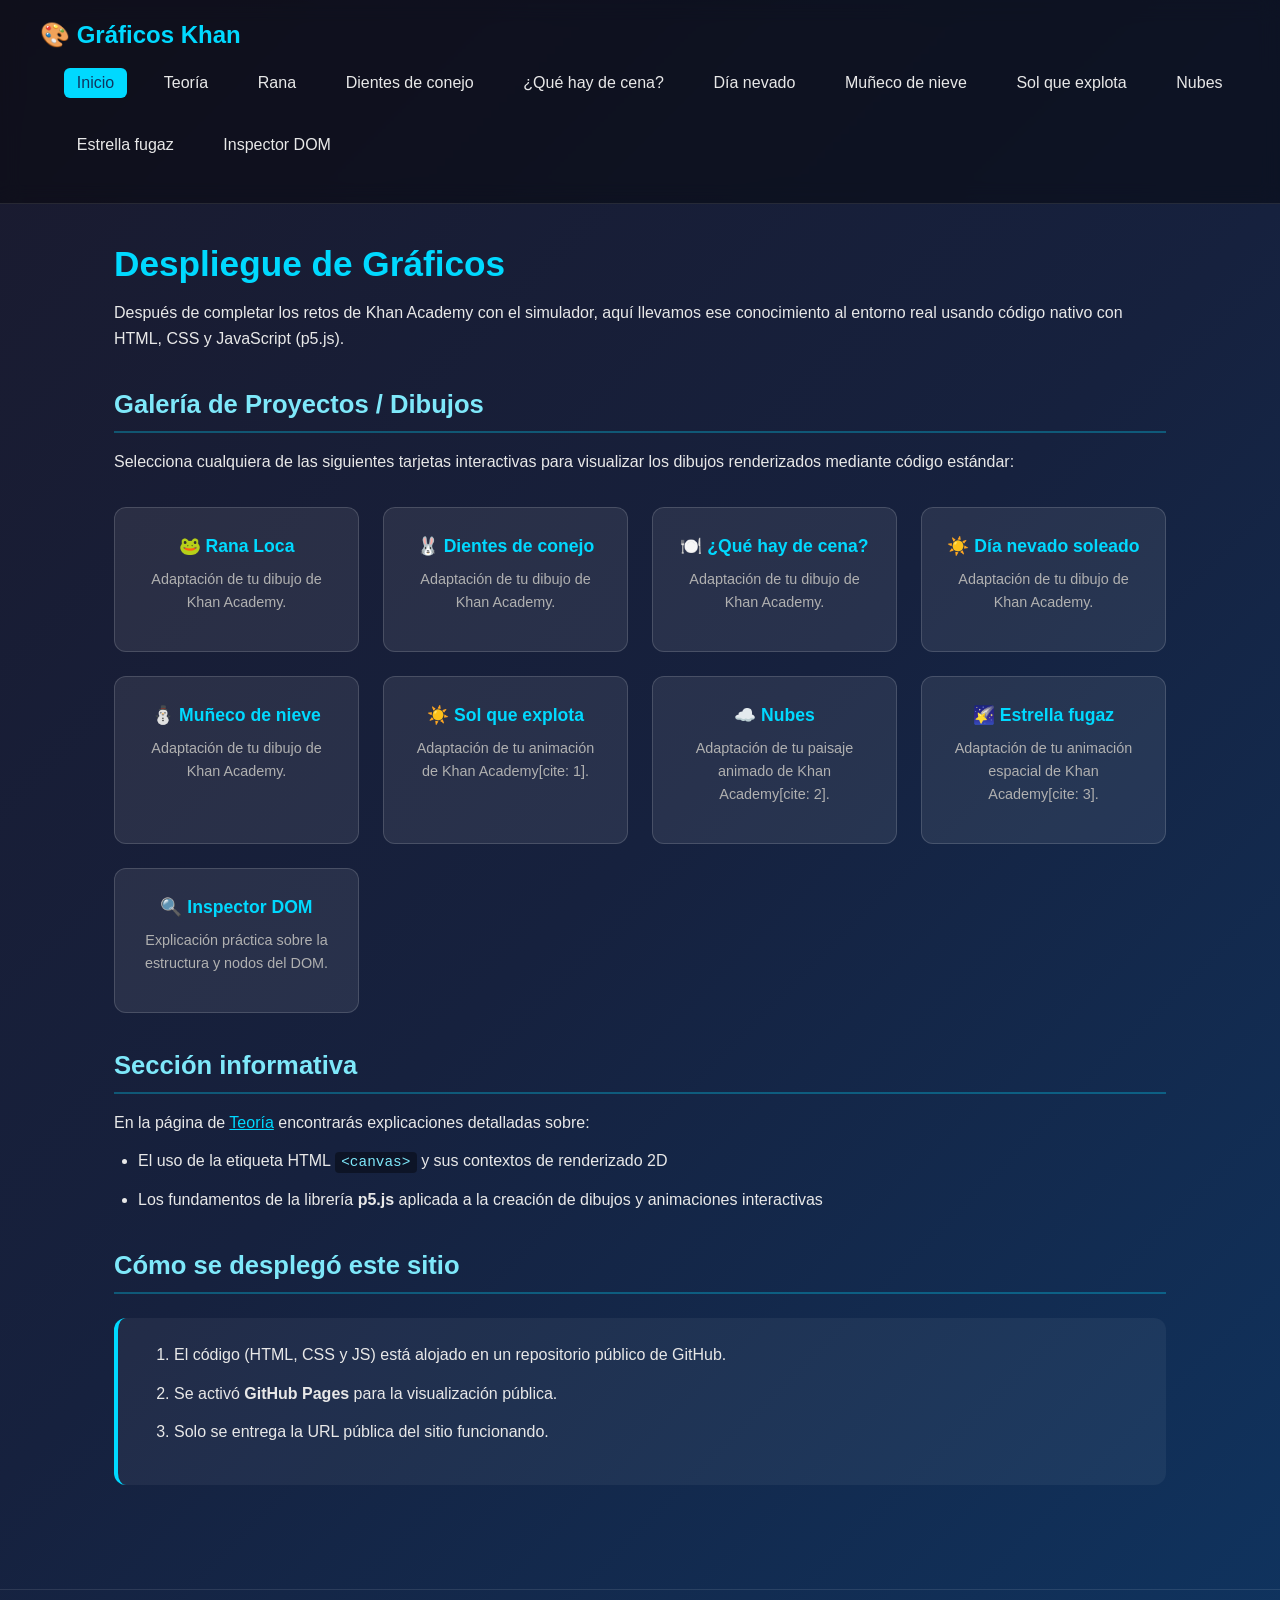
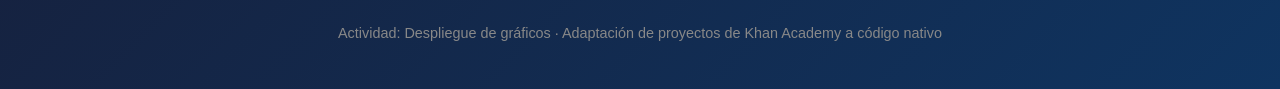
<file: index.html>
<!DOCTYPE html>
<html lang="es">
<head>
  <meta charset="UTF-8">
  <meta name="viewport" content="width=device-width, initial-scale=1.0">
  <title>Despliegue de Gráficos | Khan Academy → Código Nativo</title>
  <link rel="stylesheet" href="styles.css">
</head>
<body>
  <header>
    <div class="nav-container">
      <a href="index.html" class="logo">🎨 Gráficos Khan</a>
      <nav>
        <ul>
          <li><a href="index.html" class="active">Inicio</a></li>
          <li><a href="teoria.html">Teoría</a></li>
          <li><a href="rana.html">Rana</a></li>
          <li><a href="dientes.html">Dientes de conejo</a></li>
          <li><a href="cena.html">¿Qué hay de cena?</a></li>
          <li><a href="nevado.html">Día nevado</a></li>
          <li><a href="muneco.html">Muñeco de nieve</a></li>
          <li><a href="sol_explota.html">Sol que explota</a></li>
          <li><a href="nubes.html">Nubes</a></li>
          <li><a href="estrella_fugaz.html">Estrella fugaz</a></li>
          <li><a href="dom-inspector.html">Inspector DOM</a></li>
        </ul>
      </nav>
    </div>
  </header>

  <main>
    <h1>Despliegue de Gráficos</h1>
    <p>
      Después de completar los retos de Khan Academy con el simulador, 
      aquí llevamos ese conocimiento al entorno real usando código nativo 
      con HTML, CSS y JavaScript (p5.js).
    </p>

    <h2>Galería de Proyectos / Dibujos</h2>
    <p>Selecciona cualquiera de las siguientes tarjetas interactivas para visualizar los dibujos renderizados mediante código estándar:</p>
    <div class="projects-grid">
      <div class="project-card">
        <a href="rana.html">🐸 Rana Loca</a>
        <p>Adaptación de tu dibujo de Khan Academy.</p>
      </div>
      <div class="project-card">
        <a href="dientes.html">🐰 Dientes de conejo</a>
        <p>Adaptación de tu dibujo de Khan Academy.</p>
      </div>
      <div class="project-card">
        <a href="cena.html">🍽️ ¿Qué hay de cena?</a>
        <p>Adaptación de tu dibujo de Khan Academy.</p>
      </div>
      <div class="project-card">
        <a href="nevado.html">☀️ Día nevado soleado</a>
        <p>Adaptación de tu dibujo de Khan Academy.</p>
      </div>
      <div class="project-card">
        <a href="muneco.html">⛄ Muñeco de nieve</a>
        <p>Adaptación de tu dibujo de Khan Academy.</p>
      </div>
      <div class="project-card">
        <a href="sol_explota.html">☀️ Sol que explota</a>
        <p>Adaptación de tu animación de Khan Academy[cite: 1].</p>
      </div>
      <div class="project-card">
        <a href="nubes.html">☁️ Nubes</a>
        <p>Adaptación de tu paisaje animado de Khan Academy[cite: 2].</p>
      </div>
      <div class="project-card">
        <a href="estrella_fugaz.html">🌠 Estrella fugaz</a>
        <p>Adaptación de tu animación espacial de Khan Academy[cite: 3].</p>
      </div>
      <div class="project-card">
        <a href="dom-inspector.html">🔍 Inspector DOM</a>
        <p>Explicación práctica sobre la estructura y nodos del DOM.</p>
      </div>
    </div>

    <h2>Sección informativa</h2>
    <p>
      En la página de <a href="teoria.html" style="color:#00d9ff;">Teoría</a> 
      encontrarás explicaciones detalladas sobre:
    </p>
    <ul>
      <li>El uso de la etiqueta HTML <code>&lt;canvas&gt;</code> y sus contextos de renderizado 2D</li>
      <li>Los fundamentos de la librería <strong>p5.js</strong> aplicada a la creación de dibujos y animaciones interactivas</li>
    </ul>

    <h2>Cómo se desplegó este sitio</h2>
    <div class="theory-section">
      <ol>
        <li>El código (HTML, CSS y JS) está alojado en un repositorio público de GitHub.</li>
        <li>Se activó <strong>GitHub Pages</strong> para la visualización pública.</li>
        <li>Solo se entrega la URL pública del sitio funcionando.</li>
      </ol>
    </div>
  </main>

  <footer>
    <p>Actividad: Despliegue de gráficos · Adaptación de proyectos de Khan Academy a código nativo</p>
  </footer>
</body>
</html>
</file>
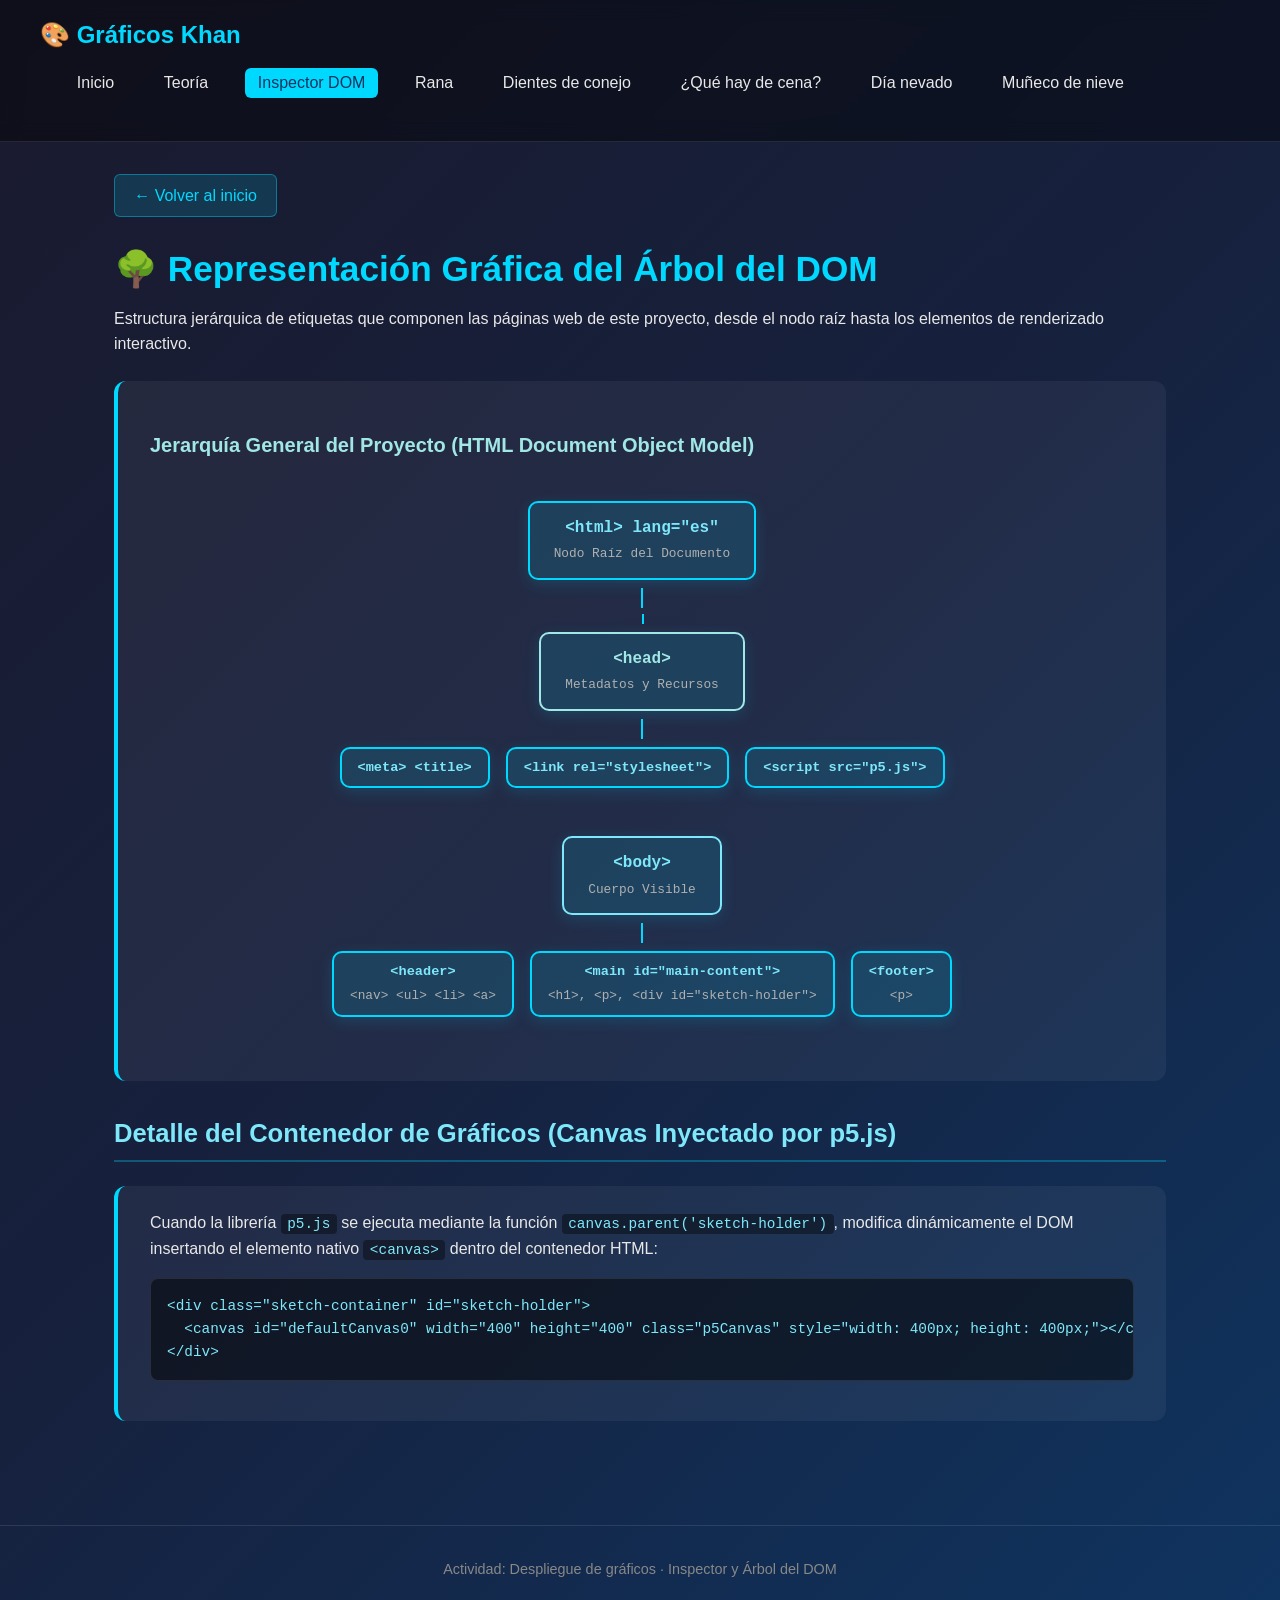
<file: dom-inspector.html>
<!DOCTYPE html>
<html lang="es">
<head>
  <meta charset="UTF-8">
  <meta name="viewport" content="width=device-width, initial-scale=1.0">
  <title>Inspector del DOM | Gráficos Khan</title>
  <link rel="stylesheet" href="styles.css">
  <style>
    .dom-tree {
      display: flex;
      flex-direction: column;
      align-items: center;
      margin: 2rem 0;
    }
    .dom-node {
      background: rgba(0, 217, 255, 0.12);
      border: 2px solid #00d9ff;
      border-radius: 10px;
      padding: 0.8rem 1.5rem;
      color: #7ee8fa;
      font-family: 'Consolas', monospace;
      font-weight: bold;
      text-align: center;
      margin: 0.5rem 0;
      box-shadow: 0 4px 15px rgba(0, 217, 255, 0.15);
      position: relative;
    }
    .dom-node span {
      display: block;
      font-size: 0.8rem;
      color: #b0b0b0;
      font-weight: normal;
      margin-top: 0.2rem;
    }
    .dom-branch {
      display: flex;
      justify-content: center;
      gap: 2rem;
      position: relative;
      margin-top: 1rem;
      width: 100%;
      flex-wrap: wrap;
    }
    .dom-branch::before {
      content: '';
      position: absolute;
      top: -10px;
      left: 50%;
      width: 2px;
      height: 10px;
      background: #00d9ff;
    }
    .connector-line {
      width: 2px;
      height: 20px;
      background: #00d9ff;
      margin: 0 auto;
    }
  </style>
</head>
<body>
  <header>
    <div class="nav-container">
      <a href="index.html" class="logo">🎨 Gráficos Khan</a>
      <nav>
        <ul>
          <li><a href="index.html">Inicio</a></li>
          <li><a href="teoria.html">Teoría</a></li>
          <li><a href="dom-inspector.html" class="active">Inspector DOM</a></li>
          <li><a href="rana.html">Rana</a></li>
          <li><a href="dientes.html">Dientes de conejo</a></li>
          <li><a href="cena.html">¿Qué hay de cena?</a></li>
          <li><a href="nevado.html">Día nevado</a></li>
          <li><a href="muneco.html">Muñeco de nieve</a></li>
        </ul>
      </nav>
    </div>
  </header>

  <main>
    <a href="index.html" class="btn-back">← Volver al inicio</a>

    <h1>🌳 Representación Gráfica del Árbol del DOM</h1>
    <p>
      Estructura jerárquica de etiquetas que componen las páginas web de este proyecto, 
      desde el nodo raíz hasta los elementos de renderizado interactivo.
    </p>

    <div class="theory-section">
      <h3>Jerarquía General del Proyecto (HTML Document Object Model)</h3>
      
      <div class="dom-tree">
        <div class="dom-node">
          &lt;html&gt; lang="es"
          <span>Nodo Raíz del Documento</span>
        </div>
        
        <div class="connector-line"></div>

        <div class="dom-branch">
          <div style="display: flex; flex-direction: column; align-items: center;">
            <div class="dom-node" style="border-color: #a0e7e5; color: #a0e7e5;">
              &lt;head&gt;
              <span>Metadatos y Recursos</span>
            </div>
            <div class="connector-line"></div>
            <div style="display: flex; gap: 1rem; flex-wrap: wrap; justify-content: center;">
              <div class="dom-node" style="font-size: 0.85rem; padding: 0.5rem 1rem;">
                &lt;meta&gt; &lt;title&gt;
              </div>
              <div class="dom-node" style="font-size: 0.85rem; padding: 0.5rem 1rem;">
                &lt;link rel="stylesheet"&gt;
              </div>
              <div class="dom-node" style="font-size: 0.85rem; padding: 0.5rem 1rem;">
                &lt;script src="p5.js"&gt;
              </div>
            </div>
          </div>

          <div style="display: flex; flex-direction: column; align-items: center;">
            <div class="dom-node" style="border-color: #7ee8fa; color: #7ee8fa;">
              &lt;body&gt;
              <span>Cuerpo Visible</span>
            </div>
            <div class="connector-line"></div>
            <div style="display: flex; gap: 1rem; flex-wrap: wrap; justify-content: center;">
              <div class="dom-node" style="font-size: 0.85rem; padding: 0.5rem 1rem;">
                &lt;header&gt; <br><span>&lt;nav&gt; &lt;ul&gt; &lt;li&gt; &lt;a&gt;</span>
              </div>
              <div class="dom-node" style="font-size: 0.85rem; padding: 0.5rem 1rem;">
                &lt;main id="main-content"&gt; <br><span>&lt;h1&gt;, &lt;p&gt;, &lt;div id="sketch-holder"&gt;</span>
              </div>
              <div class="dom-node" style="font-size: 0.85rem; padding: 0.5rem 1rem;">
                &lt;footer&gt; <br><span>&lt;p&gt;</span>
              </div>
            </div>
          </div>
        </div>
      </div>
    </div>

    <h2>Detalle del Contenedor de Gráficos (Canvas Inyectado por p5.js)</h2>
    <div class="theory-section">
      <p>
        Cuando la librería <code>p5.js</code> se ejecuta mediante la función <code>canvas.parent('sketch-holder')</code>, 
        modifica dinámicamente el DOM insertando el elemento nativo <code>&lt;canvas&gt;</code> dentro del contenedor HTML:
      </p>
      <pre><code>&lt;div class="sketch-container" id="sketch-holder"&gt;
  &lt;canvas id="defaultCanvas0" width="400" height="400" class="p5Canvas" style="width: 400px; height: 400px;"&gt;&lt;/canvas&gt;
&lt;/div&gt;</code></pre>
    </div>
  </main>

  <footer>
    <p>Actividad: Despliegue de gráficos · Inspector y Árbol del DOM</p>
  </footer>
</body>
</html>
</file>
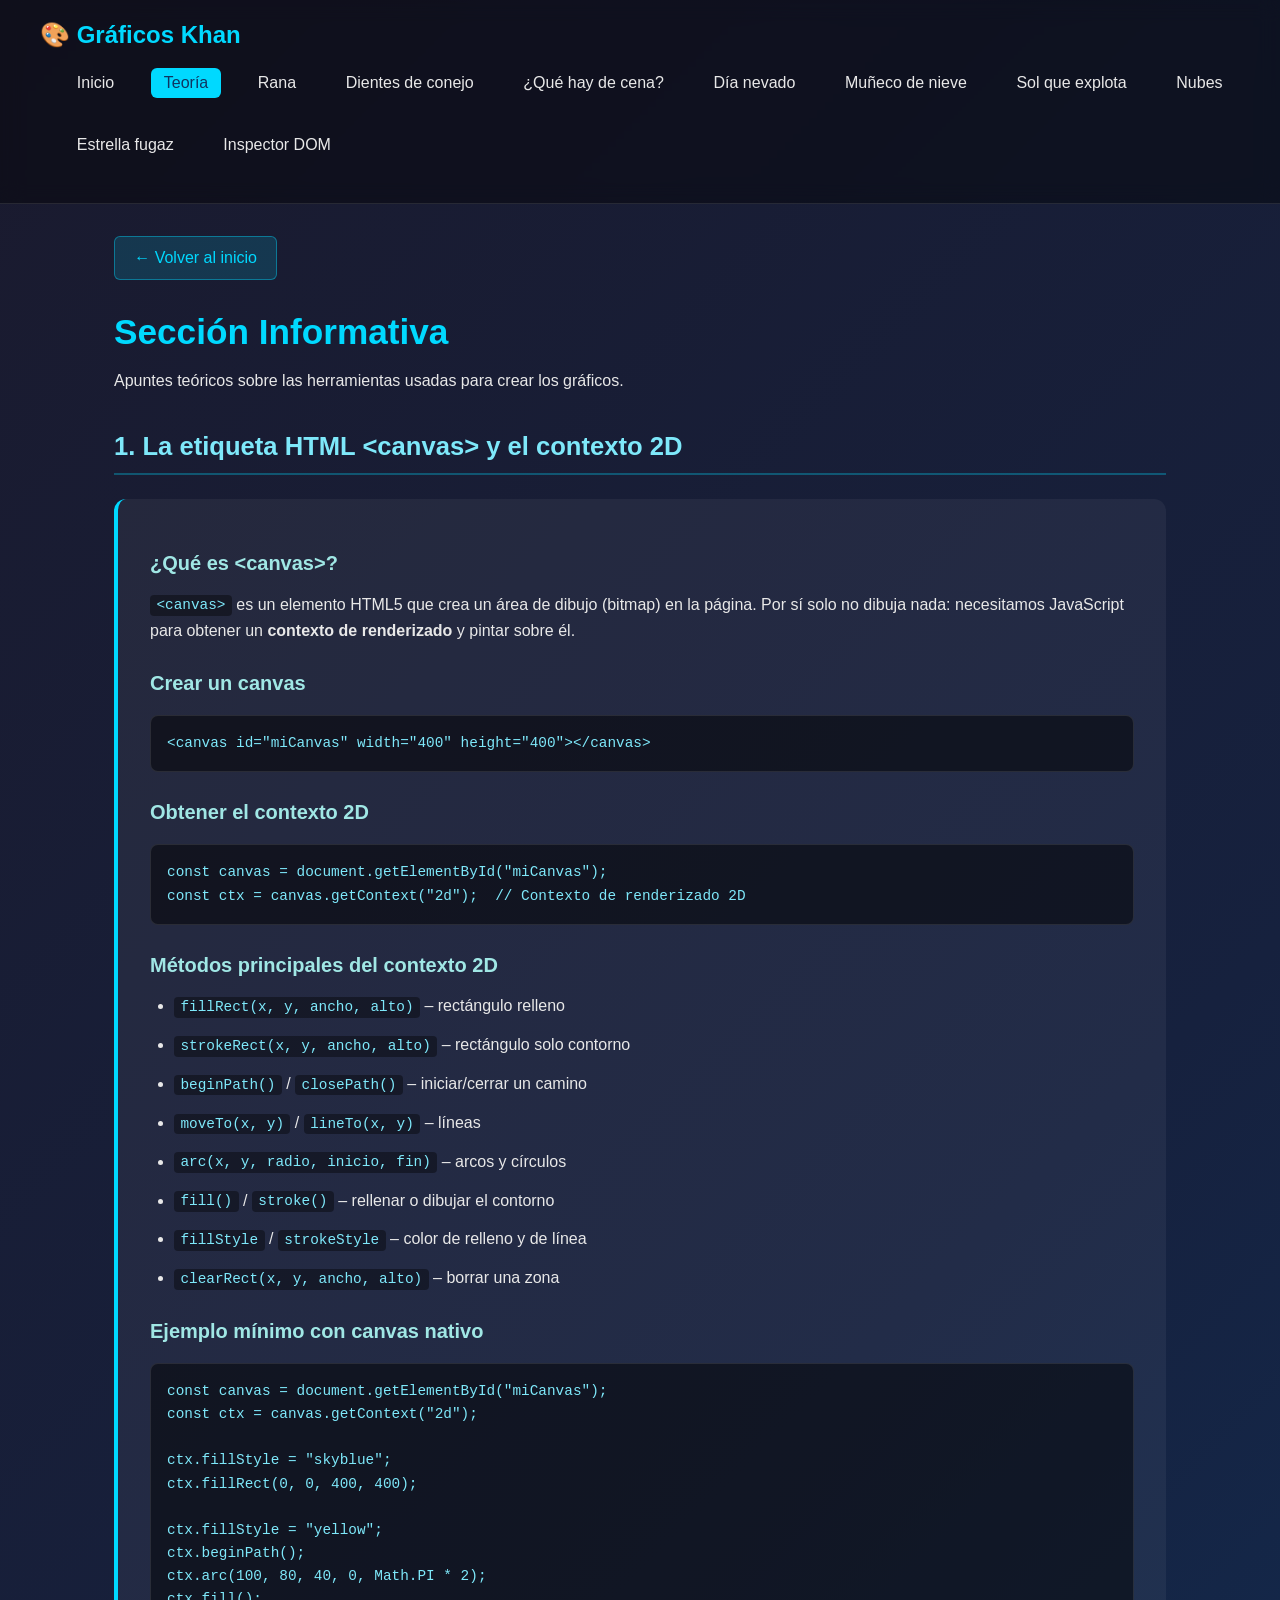
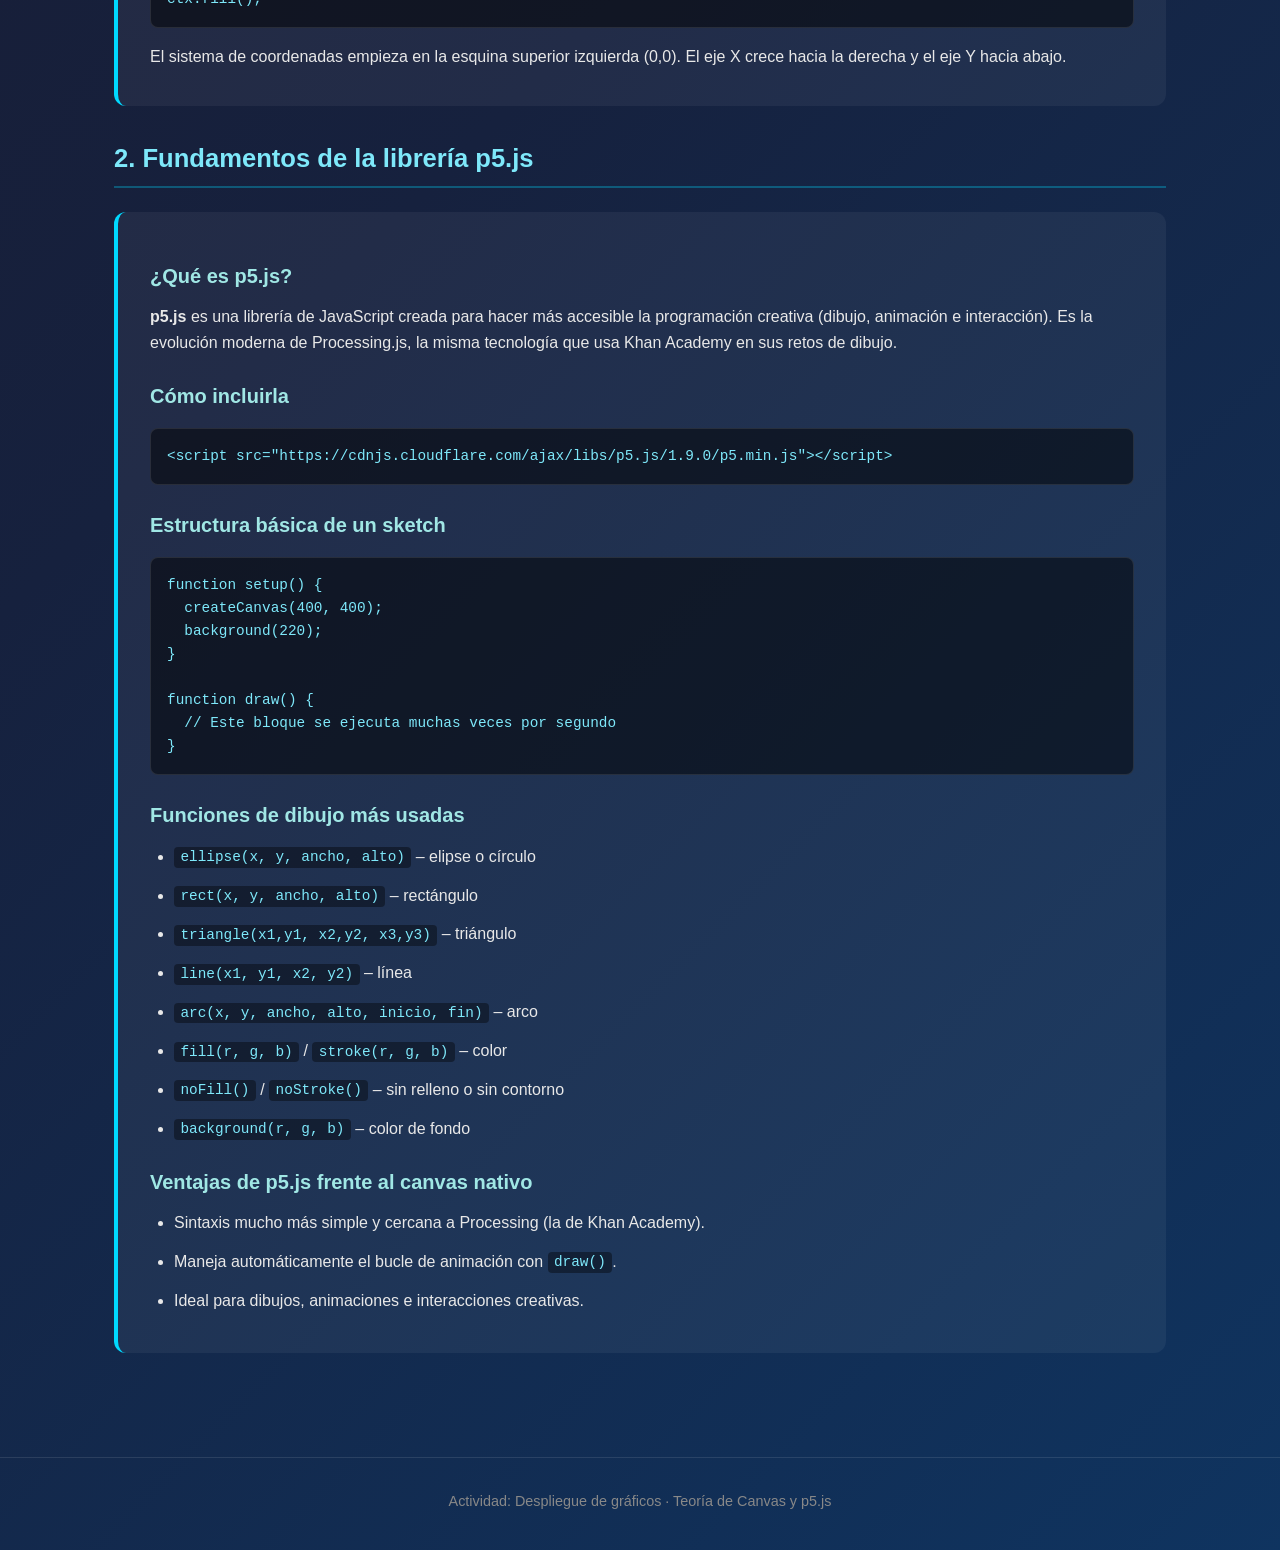
<file: teoria.html>
<!DOCTYPE html>
<html lang="es">
<head>
  <meta charset="UTF-8">
  <meta name="viewport" content="width=device-width, initial-scale=1.0">
  <title>Teoría | Canvas y p5.js</title>
  <link rel="stylesheet" href="styles.css">
</head>
<body>
  <header>
    <div class="nav-container">
      <a href="index.html" class="logo">🎨 Gráficos Khan</a>
      <nav>
        <ul>
          <li><a href="index.html">Inicio</a></li>
          <li><a href="teoria.html" class="active">Teoría</a></li>
          <li><a href="rana.html">Rana</a></li>
          <li><a href="dientes.html">Dientes de conejo</a></li>
          <li><a href="cena.html">¿Qué hay de cena?</a></li>
          <li><a href="nevado.html">Día nevado</a></li>
          <li><a href="muneco.html">Muñeco de nieve</a></li>
          <li><a href="sol_explota.html">Sol que explota</a></li>
          <li><a href="nubes.html">Nubes</a></li>
          <li><a href="estrella_fugaz.html">Estrella fugaz</a></li>
          <li><a href="dom-inspector.html">Inspector DOM</a></li>
        </ul>
      </nav>
    </div>
  </header>

  <main>
    <a href="index.html" class="btn-back">← Volver al inicio</a>

    <h1>Sección Informativa</h1>
    <p>Apuntes teóricos sobre las herramientas usadas para crear los gráficos.</p>

    <h2>1. La etiqueta HTML &lt;canvas&gt; y el contexto 2D</h2>

    <div class="theory-section">
      <h3>¿Qué es &lt;canvas&gt;?</h3>
      <p>
        <code>&lt;canvas&gt;</code> es un elemento HTML5 que crea un área de dibujo 
        (bitmap) en la página. Por sí solo no dibuja nada: necesitamos JavaScript 
        para obtener un <strong>contexto de renderizado</strong> y pintar sobre él.
      </p>

      <h3>Crear un canvas</h3>
      <pre><code>&lt;canvas id="miCanvas" width="400" height="400"&gt;&lt;/canvas&gt;</code></pre>

      <h3>Obtener el contexto 2D</h3>
      <pre><code>const canvas = document.getElementById("miCanvas");
const ctx = canvas.getContext("2d");  // Contexto de renderizado 2D</code></pre>

      <h3>Métodos principales del contexto 2D</h3>
      <ul>
        <li><code>fillRect(x, y, ancho, alto)</code> – rectángulo relleno</li>
        <li><code>strokeRect(x, y, ancho, alto)</code> – rectángulo solo contorno</li>
        <li><code>beginPath()</code> / <code>closePath()</code> – iniciar/cerrar un camino</li>
        <li><code>moveTo(x, y)</code> / <code>lineTo(x, y)</code> – líneas</li>
        <li><code>arc(x, y, radio, inicio, fin)</code> – arcos y círculos</li>
        <li><code>fill()</code> / <code>stroke()</code> – rellenar o dibujar el contorno</li>
        <li><code>fillStyle</code> / <code>strokeStyle</code> – color de relleno y de línea</li>
        <li><code>clearRect(x, y, ancho, alto)</code> – borrar una zona</li>
      </ul>

      <h3>Ejemplo mínimo con canvas nativo</h3>
      <pre><code>const canvas = document.getElementById("miCanvas");
const ctx = canvas.getContext("2d");

ctx.fillStyle = "skyblue";
ctx.fillRect(0, 0, 400, 400);

ctx.fillStyle = "yellow";
ctx.beginPath();
ctx.arc(100, 80, 40, 0, Math.PI * 2);
ctx.fill();</code></pre>

      <p>
        El sistema de coordenadas empieza en la esquina superior izquierda (0,0). 
        El eje X crece hacia la derecha y el eje Y hacia abajo.
      </p>
    </div>

    <h2>2. Fundamentos de la librería p5.js</h2>

    <div class="theory-section">
      <h3>¿Qué es p5.js?</h3>
      <p>
        <strong>p5.js</strong> es una librería de JavaScript creada para hacer 
        más accesible la programación creativa (dibujo, animación e interacción). 
        Es la evolución moderna de Processing.js, la misma tecnología que usa 
        Khan Academy en sus retos de dibujo.
      </p>

      <h3>Cómo incluirla</h3>
      <pre><code>&lt;script src="https://cdnjs.cloudflare.com/ajax/libs/p5.js/1.9.0/p5.min.js"&gt;&lt;/script&gt;</code></pre>

      <h3>Estructura básica de un sketch</h3>
      <pre><code>function setup() {
  createCanvas(400, 400);
  background(220);
}

function draw() {
  // Este bloque se ejecuta muchas veces por segundo
}</code></pre>

      <h3>Funciones de dibujo más usadas</h3>
      <ul>
        <li><code>ellipse(x, y, ancho, alto)</code> – elipse o círculo</li>
        <li><code>rect(x, y, ancho, alto)</code> – rectángulo</li>
        <li><code>triangle(x1,y1, x2,y2, x3,y3)</code> – triángulo</li>
        <li><code>line(x1, y1, x2, y2)</code> – línea</li>
        <li><code>arc(x, y, ancho, alto, inicio, fin)</code> – arco</li>
        <li><code>fill(r, g, b)</code> / <code>stroke(r, g, b)</code> – color</li>
        <li><code>noFill()</code> / <code>noStroke()</code> – sin relleno o sin contorno</li>
        <li><code>background(r, g, b)</code> – color de fondo</li>
      </ul>

      <h3>Ventajas de p5.js frente al canvas nativo</h3>
      <ul>
        <li>Sintaxis mucho más simple y cercana a Processing (la de Khan Academy).</li>
        <li>Maneja automáticamente el bucle de animación con <code>draw()</code>.</li>
        <li>Ideal para dibujos, animaciones e interacciones creativas.</li>
      </ul>
    </div>
  </main>

  <footer>
    <p>Actividad: Despliegue de gráficos · Teoría de Canvas y p5.js</p>
  </footer>
</body>
</html>
</file>
<file: styles.css>
/* Estilos generales */
* {
  margin: 0;
  padding: 0;
  box-sizing: border-box;
}

body {
  font-family: 'Segoe UI', Tahoma, Geneva, Verdana, sans-serif;
  background: linear-gradient(135deg, #1a1a2e 0%, #16213e 50%, #0f3460 100%);
  color: #e8e8e8;
  min-height: 100vh;
  line-height: 1.6;
}

header {
  background: rgba(0, 0, 0, 0.4);
  backdrop-filter: blur(10px);
  padding: 1rem 2rem;
  position: sticky;
  top: 0;
  z-index: 100;
  border-bottom: 1px solid rgba(255, 255, 255, 0.1);
}

.nav-container {
  max-width: 1200px;
  margin: 0 auto;
  display: flex;
  justify-content: space-between;
  align-items: center;
  flex-wrap: wrap;
  gap: 1rem;
}

.logo {
  font-size: 1.5rem;
  font-weight: bold;
  color: #00d9ff;
  text-decoration: none;
}

nav ul {
  list-style: none;
  display: flex;
  gap: 1.5rem;
  flex-wrap: wrap;
}

nav a {
  color: #e8e8e8;
  text-decoration: none;
  font-weight: 500;
  padding: 0.4rem 0.8rem;
  border-radius: 6px;
  transition: all 0.3s ease;
}

nav a:hover,
nav a.active {
  background: #00d9ff;
  color: #0f3460;
}

main {
  max-width: 1100px;
  margin: 0 auto;
  padding: 2rem 1.5rem;
}

h1 {
  font-size: 2.2rem;
  margin-bottom: 0.5rem;
  color: #00d9ff;
}

h2 {
  font-size: 1.6rem;
  margin: 2rem 0 1rem;
  color: #7ee8fa;
  border-bottom: 2px solid rgba(0, 217, 255, 0.3);
  padding-bottom: 0.4rem;
}

h3 {
  font-size: 1.25rem;
  margin: 1.5rem 0 0.8rem;
  color: #a0e7e5;
}

p, li {
  margin-bottom: 0.8rem;
}

ul, ol {
  margin-left: 1.5rem;
  margin-bottom: 1rem;
}

.projects-grid {
  display: grid;
  grid-template-columns: repeat(auto-fit, minmax(220px, 1fr));
  gap: 1.5rem;
  margin: 2rem 0;
}

.project-card {
  background: rgba(255, 255, 255, 0.08);
  border: 1px solid rgba(255, 255, 255, 0.15);
  border-radius: 12px;
  padding: 1.5rem;
  text-align: center;
  transition: transform 0.3s ease, box-shadow 0.3s ease;
}

.project-card:hover {
  transform: translateY(-6px);
  box-shadow: 0 12px 30px rgba(0, 217, 255, 0.2);
}

.project-card a {
  color: #00d9ff;
  text-decoration: none;
  font-weight: 600;
  font-size: 1.1rem;
}

.project-card p {
  font-size: 0.9rem;
  color: #b0b0b0;
  margin-top: 0.5rem;
}

.theory-section {
  background: rgba(255, 255, 255, 0.05);
  border-radius: 12px;
  padding: 1.5rem 2rem;
  margin: 1.5rem 0;
  border-left: 4px solid #00d9ff;
}

code {
  background: rgba(0, 0, 0, 0.4);
  padding: 0.15rem 0.4rem;
  border-radius: 4px;
  font-family: 'Consolas', 'Monaco', monospace;
  font-size: 0.9em;
  color: #7ee8fa;
}

pre {
  background: rgba(0, 0, 0, 0.5);
  padding: 1rem;
  border-radius: 8px;
  overflow-x: auto;
  margin: 1rem 0;
  border: 1px solid rgba(255, 255, 255, 0.1);
}

pre code {
  background: none;
  padding: 0;
}

.sketch-container {
  display: flex;
  justify-content: center;
  margin: 2rem 0;
  background: #111;
  border-radius: 12px;
  padding: 1rem;
  border: 1px solid rgba(255, 255, 255, 0.1);
}

.sketch-container canvas {
  border-radius: 8px;
  max-width: 100%;
}

footer {
  text-align: center;
  padding: 2rem;
  margin-top: 3rem;
  border-top: 1px solid rgba(255, 255, 255, 0.1);
  color: #888;
  font-size: 0.9rem;
}

.btn-back {
  display: inline-block;
  margin-bottom: 1.5rem;
  padding: 0.5rem 1.2rem;
  background: rgba(0, 217, 255, 0.15);
  color: #00d9ff;
  text-decoration: none;
  border-radius: 6px;
  border: 1px solid rgba(0, 217, 255, 0.4);
  transition: background 0.3s;
}

.btn-back:hover {
  background: rgba(0, 217, 255, 0.3);
}

@media (max-width: 600px) {
  h1 { font-size: 1.6rem; }
  nav ul { gap: 0.8rem; }
  .project-card { padding: 1rem; }
}
</file>
